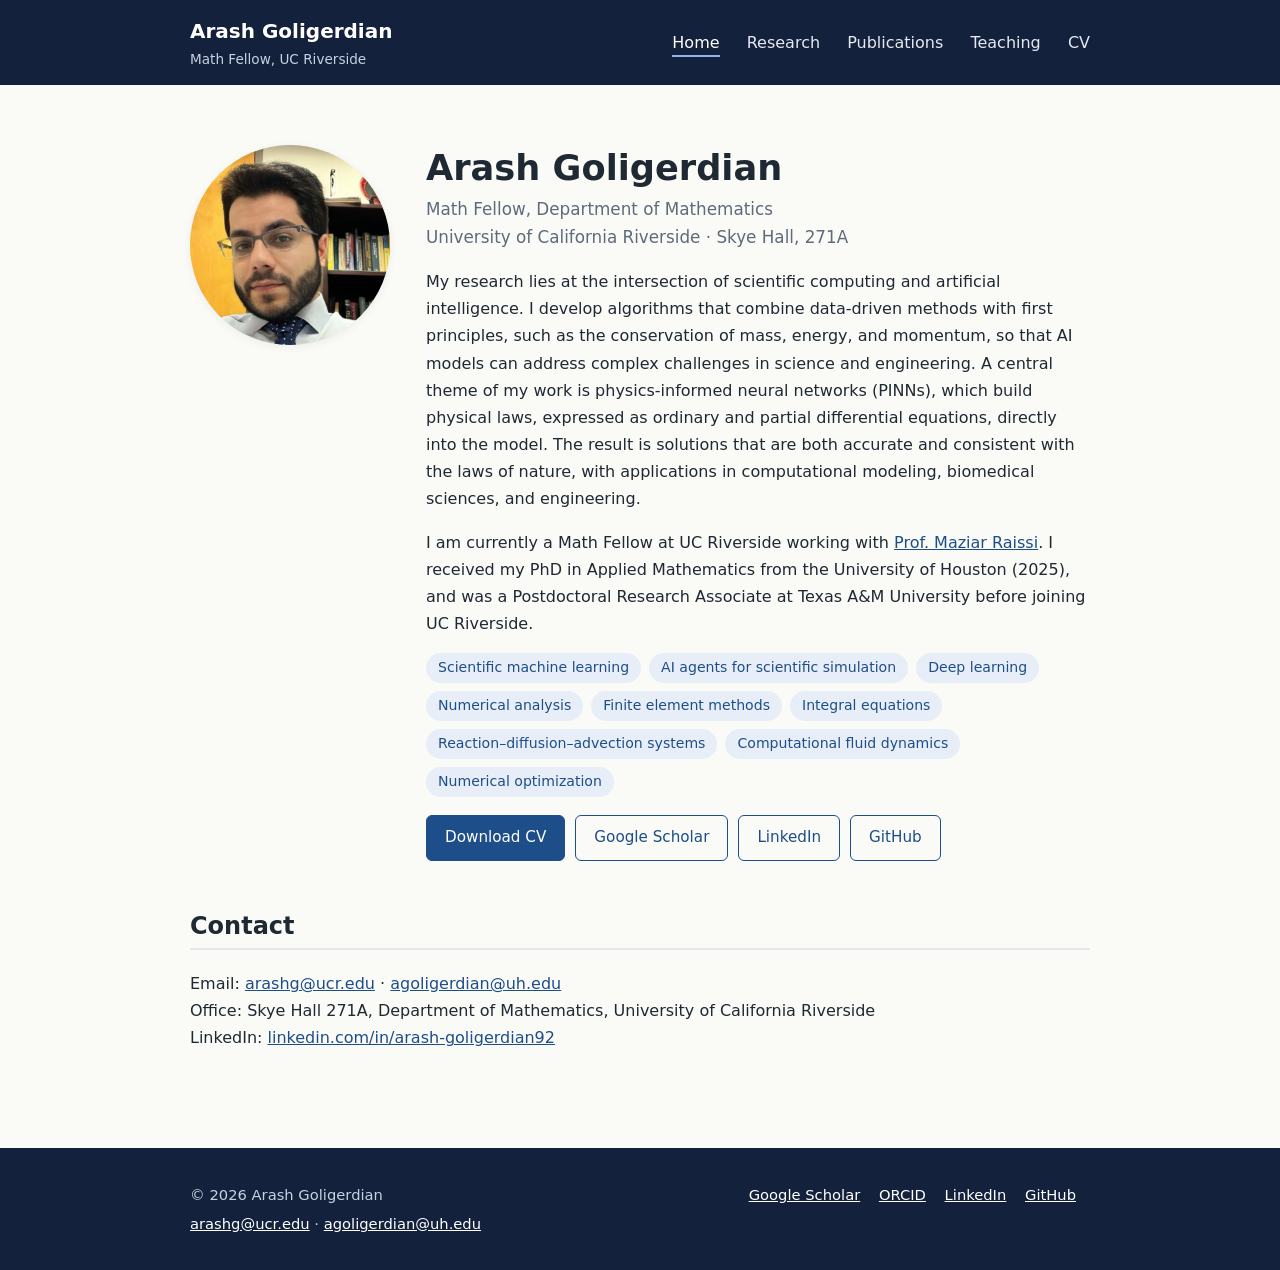
<file: index.html>
<!DOCTYPE html>
<html lang="en">
<head>
    <meta charset="UTF-8">
    <meta name="viewport" content="width=device-width, initial-scale=1.0">
    <meta name="description" content="Arash Goligerdian, Math Fellow at the University of California Riverside. Scientific machine learning, numerical analysis, and PDEs.">
    <meta name="google-site-verification" content="7xwDmobFSk5U7NCOb_uuTSpjdRtZ6t5axA5ZnXJawcI" />
    <title>Arash Goligerdian | Home</title>
    <link rel="stylesheet" href="style.css">
</head>

<body>
    <header class="site-header">
        <div class="container">
            <a class="brand" href="index.html">
                <span class="brand-name">Arash Goligerdian</span>
                <span class="brand-title">Math Fellow, UC Riverside</span>
            </a>
            <button class="nav-toggle" aria-label="Toggle navigation" aria-expanded="false">&#9776;</button>
            <nav class="site-nav">
                <a href="index.html" class="active">Home</a>
                <a href="research.html">Research</a>
                <a href="publications.html">Publications</a>
                <a href="teaching.html">Teaching</a>
                <a href="cv.html">CV</a>
            </nav>
        </div>
    </header>

    <main class="container">
        <section class="profile">
            <div class="avatar">
                <span>AG</span>
                <img src="assets/profile.jpg" alt="Photo of Arash Goligerdian" onerror="this.remove()">
            </div>

            <div>
                <h1>Arash Goligerdian</h1>
                <p class="role">
                    Math Fellow, Department of Mathematics<br>
                    University of California Riverside &middot; Skye Hall, 271A
                </p>

                <p>
                    My research lies at the intersection of scientific computing and artificial
                    intelligence. I develop algorithms that combine data-driven methods with first
                    principles, such as the conservation of mass, energy, and momentum, so that AI
                    models can address complex challenges in science and engineering. A central theme
                    of my work is physics-informed neural networks (PINNs), which build physical laws,
                    expressed as ordinary and partial differential equations, directly into the model.
                    The result is solutions that are both accurate and consistent with the laws of
                    nature, with applications in computational modeling, biomedical sciences, and
                    engineering.
                </p>

                <p>
                    I am currently a Math Fellow at UC Riverside working with
                    <a href="https://maziarraissi.github.io/" target="_blank" rel="noopener">Prof. Maziar Raissi</a>. I received my PhD in Applied Mathematics from the
                    University of Houston (2025), and was a Postdoctoral Research Associate at
                    Texas A&amp;M University before joining UC Riverside.
                </p>

                <ul class="tags">
                    <li>Scientific machine learning</li>
                    <li>AI agents for scientific simulation</li>
                    <li>Deep learning</li>
                    <li>Numerical analysis</li>
                    <li>Finite element methods</li>
                    <li>Integral equations</li>
                    <li>Reaction&ndash;diffusion&ndash;advection systems</li>
                    <li>Computational fluid dynamics</li>
                    <li>Numerical optimization</li>
                </ul>

                <div class="button-row">
                    <a class="button" href="assets/CV.pdf" download>Download CV</a>
                    <a class="button secondary" href="https://scholar.google.com/citations?user=TBSyoFEAAAAJ" target="_blank" rel="noopener">Google Scholar</a>
                    <a class="button secondary" href="https://linkedin.com/in/arash-goligerdian92" target="_blank" rel="noopener">LinkedIn</a>
                    <a class="button secondary" href="https://github.com/Arash9271" target="_blank" rel="noopener">GitHub</a>
                </div>
            </div>
        </section>

        <section>
            <h2 class="section-title">Contact</h2>
            <p>
                Email: <a href="mailto:arashg@ucr.edu">arashg@ucr.edu</a>
                &middot; <a href="mailto:agoligerdian@uh.edu">agoligerdian@uh.edu</a><br>
                Office: Skye Hall 271A, Department of Mathematics, University of California Riverside<br>
                LinkedIn: <a href="https://linkedin.com/in/arash-goligerdian92" target="_blank" rel="noopener">linkedin.com/in/arash-goligerdian92</a>
            </p>
        </section>
    </main>

    <footer class="site-footer">
        <div class="container">
            <div>
                <p>&copy; <span class="year">2026</span> Arash Goligerdian</p>
                <p>
                    <a href="mailto:arashg@ucr.edu">arashg@ucr.edu</a> &middot;
                    <a href="mailto:agoligerdian@uh.edu">agoligerdian@uh.edu</a>
                </p>
            </div>
            <p class="profile-links">
                <a href="https://scholar.google.com/citations?user=TBSyoFEAAAAJ" target="_blank" rel="noopener">Google Scholar</a>
                <a href="https://orcid.org/0000-0002-1804-3661" target="_blank" rel="noopener">ORCID</a>
                <a href="https://linkedin.com/in/arash-goligerdian92" target="_blank" rel="noopener">LinkedIn</a>
                <a href="https://github.com/Arash9271" target="_blank" rel="noopener">GitHub</a>
            </p>
        </div>
    </footer>

    <script src="script.js"></script>
</body>
</html>
</file>
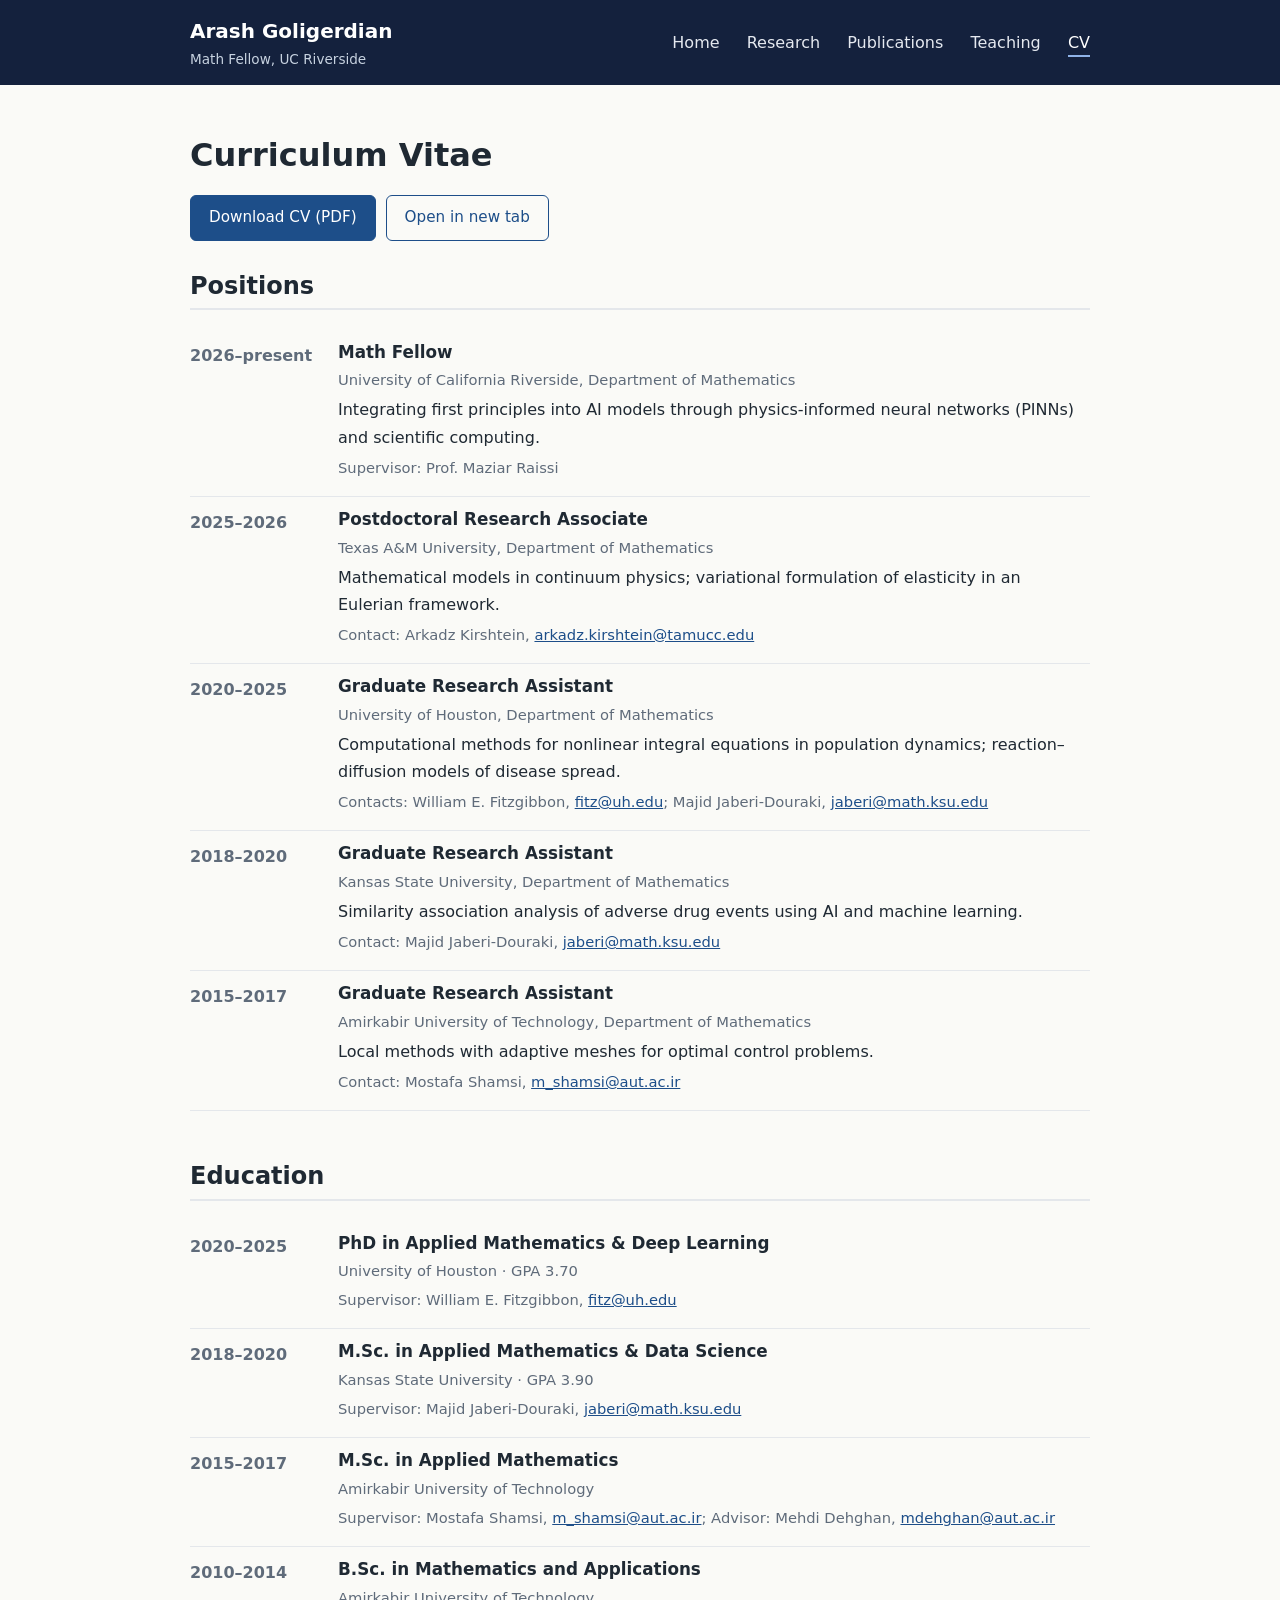
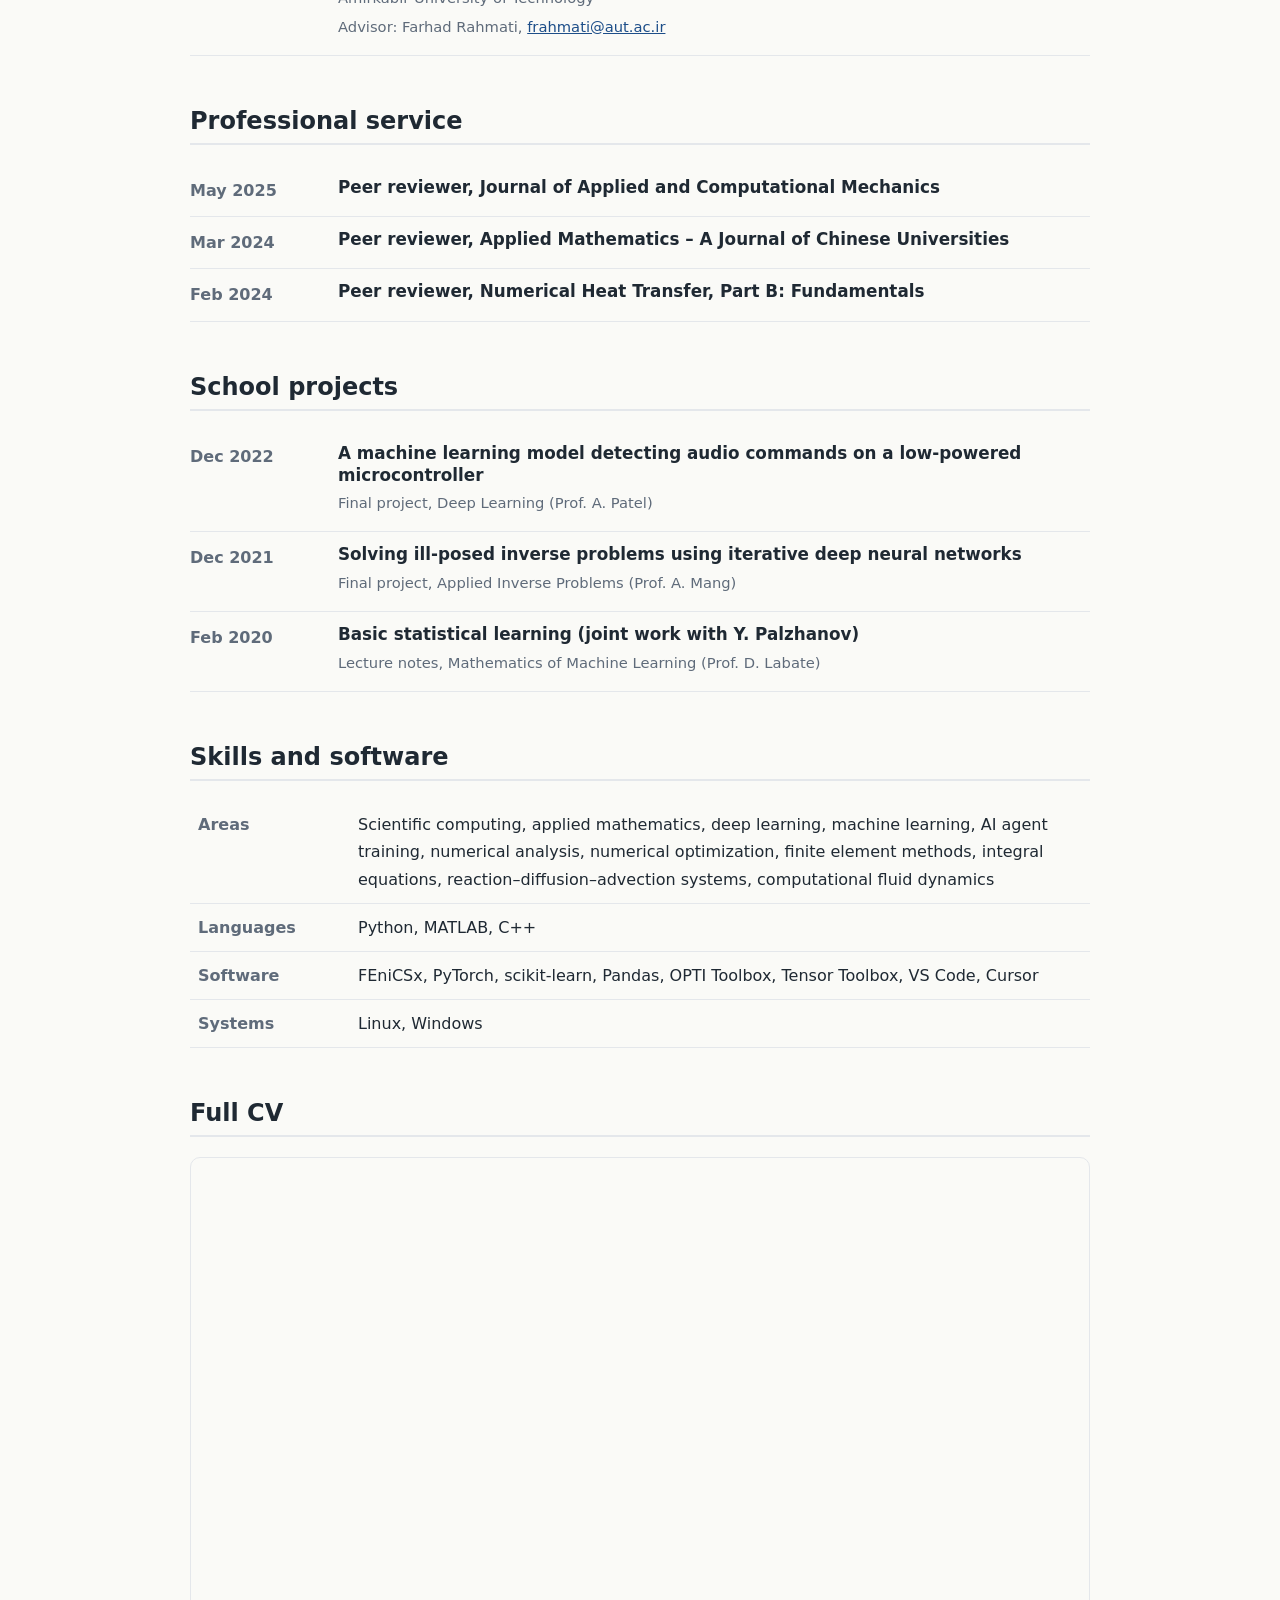
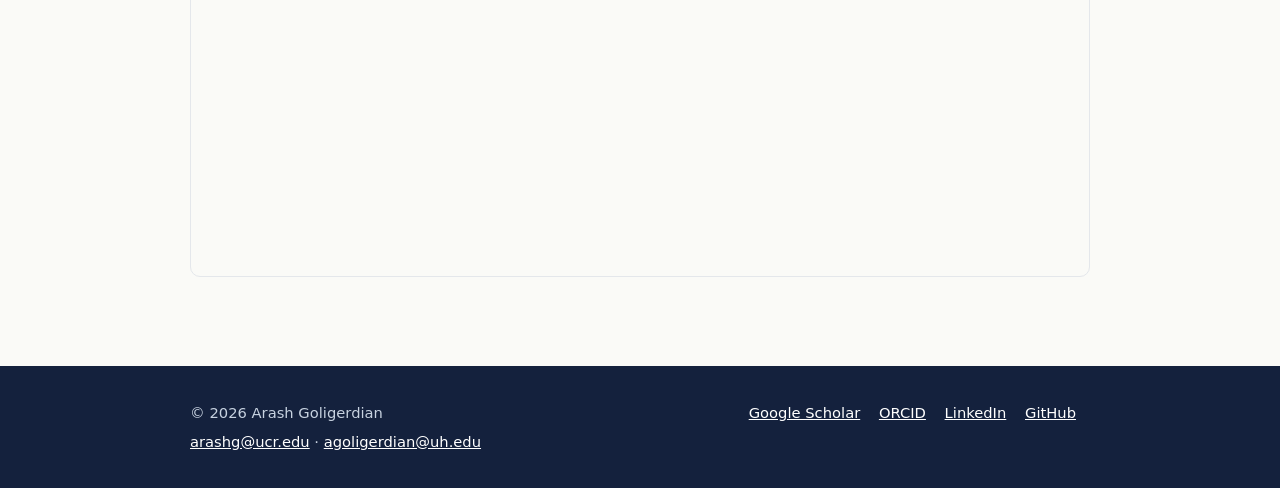
<file: cv.html>
<!DOCTYPE html>
<html lang="en">
<head>
    <meta charset="UTF-8">
    <meta name="viewport" content="width=device-width, initial-scale=1.0">
    <title>Arash Goligerdian | CV</title>
    <link rel="stylesheet" href="style.css">
</head>

<body>
    <header class="site-header">
        <div class="container">
            <a class="brand" href="index.html">
                <span class="brand-name">Arash Goligerdian</span>
                <span class="brand-title">Math Fellow, UC Riverside</span>
            </a>
            <button class="nav-toggle" aria-label="Toggle navigation" aria-expanded="false">&#9776;</button>
            <nav class="site-nav">
                <a href="index.html">Home</a>
                <a href="research.html">Research</a>
                <a href="publications.html">Publications</a>
                <a href="teaching.html">Teaching</a>
                <a href="cv.html" class="active">CV</a>
            </nav>
        </div>
    </header>

    <main class="container">
        <h1 class="page-title">Curriculum Vitae</h1>
        <div class="button-row">
            <a class="button" href="assets/CV.pdf" download>Download CV (PDF)</a>
            <a class="button secondary" href="assets/CV.pdf" target="_blank" rel="noopener">Open in new tab</a>
        </div>

        <section>
            <h2 class="section-title">Positions</h2>
            <ul class="timeline">
                <li>
                    <span class="when">2026&ndash;present</span>
                    <div>
                        <h3>Math Fellow</h3>
                        <p class="meta">University of California Riverside, Department of Mathematics</p>
                        <p>Integrating first principles into AI models through physics-informed neural networks (PINNs) and scientific computing.</p>
                        <p class="meta">Supervisor: Prof. Maziar Raissi</p>
                    </div>
                </li>
                <li>
                    <span class="when">2025&ndash;2026</span>
                    <div>
                        <h3>Postdoctoral Research Associate</h3>
                        <p class="meta">Texas A&amp;M University, Department of Mathematics</p>
                        <p>Mathematical models in continuum physics; variational formulation of elasticity in an Eulerian framework.</p>
                        <p class="meta">Contact: Arkadz Kirshtein, <a href="mailto:arkadz.kirshtein@tamucc.edu">arkadz.kirshtein@tamucc.edu</a></p>
                    </div>
                </li>
                <li>
                    <span class="when">2020&ndash;2025</span>
                    <div>
                        <h3>Graduate Research Assistant</h3>
                        <p class="meta">University of Houston, Department of Mathematics</p>
                        <p>Computational methods for nonlinear integral equations in population dynamics; reaction&ndash;diffusion models of disease spread.</p>
                        <p class="meta">
                            Contacts: William E. Fitzgibbon, <a href="mailto:fitz@uh.edu">fitz@uh.edu</a>;
                            Majid Jaberi-Douraki, <a href="mailto:jaberi@math.ksu.edu">jaberi@math.ksu.edu</a>
                        </p>
                    </div>
                </li>
                <li>
                    <span class="when">2018&ndash;2020</span>
                    <div>
                        <h3>Graduate Research Assistant</h3>
                        <p class="meta">Kansas State University, Department of Mathematics</p>
                        <p>Similarity association analysis of adverse drug events using AI and machine learning.</p>
                        <p class="meta">Contact: Majid Jaberi-Douraki, <a href="mailto:jaberi@math.ksu.edu">jaberi@math.ksu.edu</a></p>
                    </div>
                </li>
                <li>
                    <span class="when">2015&ndash;2017</span>
                    <div>
                        <h3>Graduate Research Assistant</h3>
                        <p class="meta">Amirkabir University of Technology, Department of Mathematics</p>
                        <p>Local methods with adaptive meshes for optimal control problems.</p>
                        <p class="meta">Contact: Mostafa Shamsi, <a href="mailto:m_shamsi@aut.ac.ir">m_shamsi@aut.ac.ir</a></p>
                    </div>
                </li>
            </ul>
        </section>

        <section>
            <h2 class="section-title">Education</h2>
            <ul class="timeline">
                <li>
                    <span class="when">2020&ndash;2025</span>
                    <div>
                        <h3>PhD in Applied Mathematics &amp; Deep Learning</h3>
                        <p class="meta">University of Houston &middot; GPA 3.70</p>
                        <p class="meta">Supervisor: William E. Fitzgibbon, <a href="mailto:fitz@uh.edu">fitz@uh.edu</a></p>
                    </div>
                </li>
                <li>
                    <span class="when">2018&ndash;2020</span>
                    <div>
                        <h3>M.Sc. in Applied Mathematics &amp; Data Science</h3>
                        <p class="meta">Kansas State University &middot; GPA 3.90</p>
                        <p class="meta">Supervisor: Majid Jaberi-Douraki, <a href="mailto:jaberi@math.ksu.edu">jaberi@math.ksu.edu</a></p>
                    </div>
                </li>
                <li>
                    <span class="when">2015&ndash;2017</span>
                    <div>
                        <h3>M.Sc. in Applied Mathematics</h3>
                        <p class="meta">Amirkabir University of Technology</p>
                        <p class="meta">
                            Supervisor: Mostafa Shamsi, <a href="mailto:m_shamsi@aut.ac.ir">m_shamsi@aut.ac.ir</a>;
                            Advisor: Mehdi Dehghan, <a href="mailto:mdehghan@aut.ac.ir">mdehghan@aut.ac.ir</a>
                        </p>
                    </div>
                </li>
                <li>
                    <span class="when">2010&ndash;2014</span>
                    <div>
                        <h3>B.Sc. in Mathematics and Applications</h3>
                        <p class="meta">Amirkabir University of Technology</p>
                        <p class="meta">Advisor: Farhad Rahmati, <a href="mailto:frahmati@aut.ac.ir">frahmati@aut.ac.ir</a></p>
                    </div>
                </li>
            </ul>
        </section>

        <section>
            <h2 class="section-title">Professional service</h2>
            <ul class="timeline">
                <li>
                    <span class="when">May 2025</span>
                    <div><h3>Peer reviewer, Journal of Applied and Computational Mechanics</h3></div>
                </li>
                <li>
                    <span class="when">Mar 2024</span>
                    <div><h3>Peer reviewer, Applied Mathematics &ndash; A Journal of Chinese Universities</h3></div>
                </li>
                <li>
                    <span class="when">Feb 2024</span>
                    <div><h3>Peer reviewer, Numerical Heat Transfer, Part B: Fundamentals</h3></div>
                </li>
            </ul>
        </section>

        <section>
            <h2 class="section-title">School projects</h2>
            <ul class="timeline">
                <li>
                    <span class="when">Dec 2022</span>
                    <div>
                        <h3>A machine learning model detecting audio commands on a low-powered microcontroller</h3>
                        <p class="meta">Final project, Deep Learning (Prof. A. Patel)</p>
                    </div>
                </li>
                <li>
                    <span class="when">Dec 2021</span>
                    <div>
                        <h3>Solving ill-posed inverse problems using iterative deep neural networks</h3>
                        <p class="meta">Final project, Applied Inverse Problems (Prof. A. Mang)</p>
                    </div>
                </li>
                <li>
                    <span class="when">Feb 2020</span>
                    <div>
                        <h3>Basic statistical learning (joint work with Y. Palzhanov)</h3>
                        <p class="meta">Lecture notes, Mathematics of Machine Learning (Prof. D. Labate)</p>
                    </div>
                </li>
            </ul>
        </section>

        <section>
            <h2 class="section-title">Skills and software</h2>
            <table class="skill-table">
                <tr>
                    <th>Areas</th>
                    <td>Scientific computing, applied mathematics, deep learning, machine learning, AI agent training,
                        numerical analysis, numerical optimization, finite element methods, integral equations,
                        reaction&ndash;diffusion&ndash;advection systems, computational fluid dynamics</td>
                </tr>
                <tr>
                    <th>Languages</th>
                    <td>Python, MATLAB, C++</td>
                </tr>
                <tr>
                    <th>Software</th>
                    <td>FEniCSx, PyTorch, scikit-learn, Pandas, OPTI Toolbox, Tensor Toolbox, VS Code, Cursor</td>
                </tr>
                <tr>
                    <th>Systems</th>
                    <td>Linux, Windows</td>
                </tr>
            </table>
        </section>

        <section>
            <h2 class="section-title">Full CV</h2>
            <iframe class="pdf-frame" src="assets/CV.pdf" title="CV of Arash Goligerdian"></iframe>
        </section>
    </main>

    <footer class="site-footer">
        <div class="container">
            <div>
                <p>&copy; <span class="year">2026</span> Arash Goligerdian</p>
                <p>
                    <a href="mailto:arashg@ucr.edu">arashg@ucr.edu</a> &middot;
                    <a href="mailto:agoligerdian@uh.edu">agoligerdian@uh.edu</a>
                </p>
            </div>
            <p class="profile-links">
                <a href="https://scholar.google.com/citations?user=TBSyoFEAAAAJ" target="_blank" rel="noopener">Google Scholar</a>
                <a href="https://orcid.org/0000-0002-1804-3661" target="_blank" rel="noopener">ORCID</a>
                <a href="https://linkedin.com/in/arash-goligerdian92" target="_blank" rel="noopener">LinkedIn</a>
                <a href="https://github.com/Arash9271" target="_blank" rel="noopener">GitHub</a>
            </p>
        </div>
    </footer>

    <script src="script.js"></script>
</body>
</html>
</file>
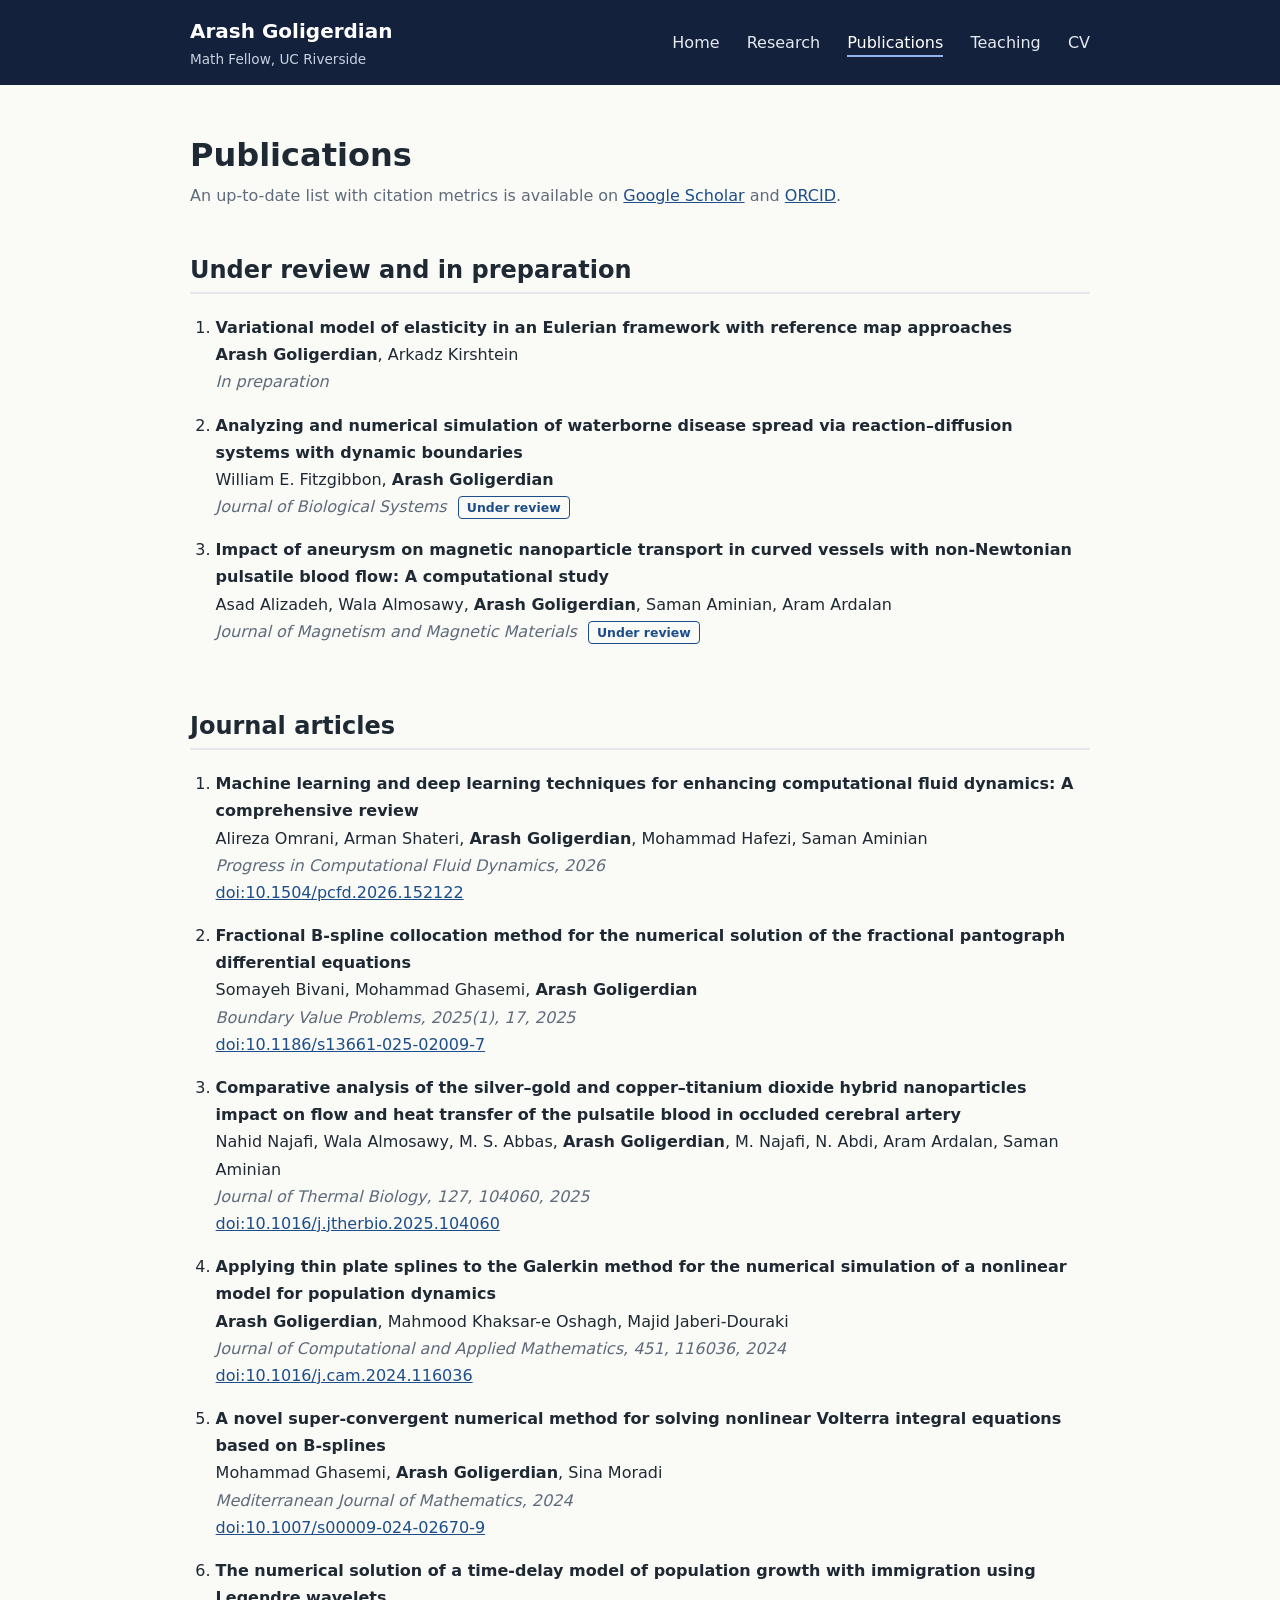
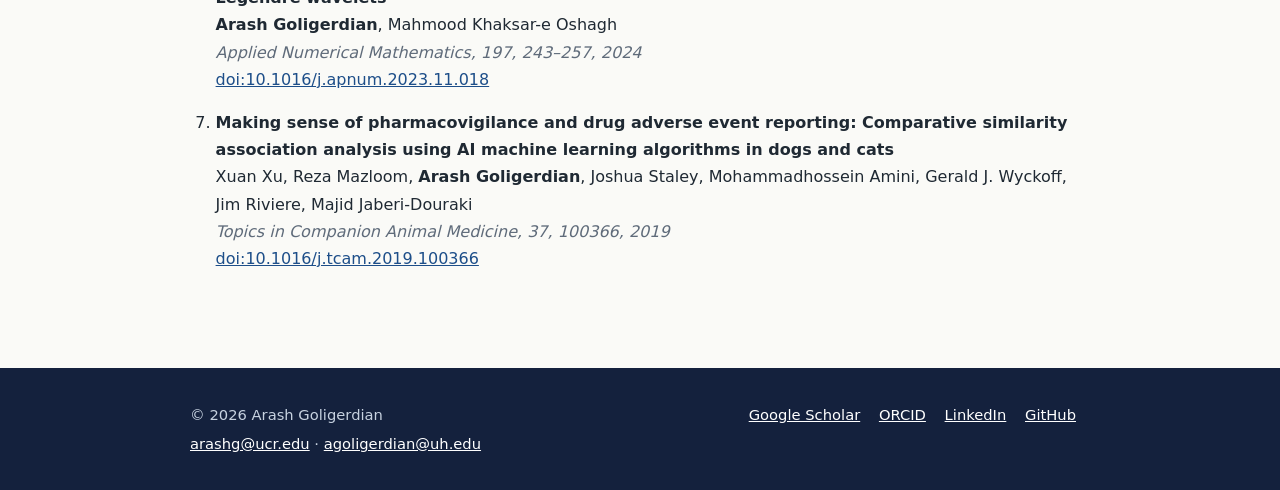
<file: publications.html>
<!DOCTYPE html>
<html lang="en">
<head>
    <meta charset="UTF-8">
    <meta name="viewport" content="width=device-width, initial-scale=1.0">
    <title>Arash Goligerdian | Publications</title>
    <link rel="stylesheet" href="style.css">
</head>

<body>
    <header class="site-header">
        <div class="container">
            <a class="brand" href="index.html">
                <span class="brand-name">Arash Goligerdian</span>
                <span class="brand-title">Math Fellow, UC Riverside</span>
            </a>
            <button class="nav-toggle" aria-label="Toggle navigation" aria-expanded="false">&#9776;</button>
            <nav class="site-nav">
                <a href="index.html">Home</a>
                <a href="research.html">Research</a>
                <a href="publications.html" class="active">Publications</a>
                <a href="teaching.html">Teaching</a>
                <a href="cv.html">CV</a>
            </nav>
        </div>
    </header>

    <main class="container">
        <h1 class="page-title">Publications</h1>
        <p class="page-intro">
            An up-to-date list with citation metrics is available on
            <a href="https://scholar.google.com/citations?user=TBSyoFEAAAAJ" target="_blank" rel="noopener">Google Scholar</a>
            and <a href="https://orcid.org/0000-0002-1804-3661" target="_blank" rel="noopener">ORCID</a>.
        </p>

        <section>
            <h2 class="section-title">Under review and in preparation</h2>
            <ol class="pub-list">
                <li>
                    <span class="pub-title">Variational model of elasticity in an Eulerian framework with reference map approaches</span>
                    <span class="pub-authors"><strong>Arash Goligerdian</strong>, Arkadz Kirshtein</span>
                    <span class="pub-venue">In preparation</span>
                </li>
                <li>
                    <span class="pub-title">Analyzing and numerical simulation of waterborne disease spread via reaction&ndash;diffusion systems with dynamic boundaries</span>
                    <span class="pub-authors">William E. Fitzgibbon, <strong>Arash Goligerdian</strong></span>
                    <span class="pub-venue">Journal of Biological Systems <span class="badge">Under review</span></span>
                </li>
                <li>
                    <span class="pub-title">Impact of aneurysm on magnetic nanoparticle transport in curved vessels with non-Newtonian pulsatile blood flow: A computational study</span>
                    <span class="pub-authors">Asad Alizadeh, Wala Almosawy, <strong>Arash Goligerdian</strong>, Saman Aminian, Aram Ardalan</span>
                    <span class="pub-venue">Journal of Magnetism and Magnetic Materials <span class="badge">Under review</span></span>
                </li>
            </ol>
        </section>

        <section>
            <h2 class="section-title">Journal articles</h2>
            <ol class="pub-list">
                <li>
                    <span class="pub-title">Machine learning and deep learning techniques for enhancing computational fluid dynamics: A comprehensive review</span>
                    <span class="pub-authors">Alireza Omrani, Arman Shateri, <strong>Arash Goligerdian</strong>, Mohammad Hafezi, Saman Aminian</span>
                    <span class="pub-venue">Progress in Computational Fluid Dynamics, 2026</span>
                    <a href="https://doi.org/10.1504/pcfd.2026.152122" target="_blank" rel="noopener">doi:10.1504/pcfd.2026.152122</a>
                </li>
                <li>
                    <span class="pub-title">Fractional B-spline collocation method for the numerical solution of the fractional pantograph differential equations</span>
                    <span class="pub-authors">Somayeh Bivani, Mohammad Ghasemi, <strong>Arash Goligerdian</strong></span>
                    <span class="pub-venue">Boundary Value Problems, 2025(1), 17, 2025</span>
                    <a href="https://doi.org/10.1186/s13661-025-02009-7" target="_blank" rel="noopener">doi:10.1186/s13661-025-02009-7</a>
                </li>
                <li>
                    <span class="pub-title">Comparative analysis of the silver&ndash;gold and copper&ndash;titanium dioxide hybrid nanoparticles impact on flow and heat transfer of the pulsatile blood in occluded cerebral artery</span>
                    <span class="pub-authors">Nahid Najafi, Wala Almosawy, M. S. Abbas, <strong>Arash Goligerdian</strong>, M. Najafi, N. Abdi, Aram Ardalan, Saman Aminian</span>
                    <span class="pub-venue">Journal of Thermal Biology, 127, 104060, 2025</span>
                    <a href="https://doi.org/10.1016/j.jtherbio.2025.104060" target="_blank" rel="noopener">doi:10.1016/j.jtherbio.2025.104060</a>
                </li>
                <li>
                    <span class="pub-title">Applying thin plate splines to the Galerkin method for the numerical simulation of a nonlinear model for population dynamics</span>
                    <span class="pub-authors"><strong>Arash Goligerdian</strong>, Mahmood Khaksar-e Oshagh, Majid Jaberi-Douraki</span>
                    <span class="pub-venue">Journal of Computational and Applied Mathematics, 451, 116036, 2024</span>
                    <a href="https://doi.org/10.1016/j.cam.2024.116036" target="_blank" rel="noopener">doi:10.1016/j.cam.2024.116036</a>
                </li>
                <li>
                    <span class="pub-title">A novel super-convergent numerical method for solving nonlinear Volterra integral equations based on B-splines</span>
                    <span class="pub-authors">Mohammad Ghasemi, <strong>Arash Goligerdian</strong>, Sina Moradi</span>
                    <span class="pub-venue">Mediterranean Journal of Mathematics, 2024</span>
                    <a href="https://doi.org/10.1007/s00009-024-02670-9" target="_blank" rel="noopener">doi:10.1007/s00009-024-02670-9</a>
                </li>
                <li>
                    <span class="pub-title">The numerical solution of a time-delay model of population growth with immigration using Legendre wavelets</span>
                    <span class="pub-authors"><strong>Arash Goligerdian</strong>, Mahmood Khaksar-e Oshagh</span>
                    <span class="pub-venue">Applied Numerical Mathematics, 197, 243&ndash;257, 2024</span>
                    <a href="https://doi.org/10.1016/j.apnum.2023.11.018" target="_blank" rel="noopener">doi:10.1016/j.apnum.2023.11.018</a>
                </li>
                <li>
                    <span class="pub-title">Making sense of pharmacovigilance and drug adverse event reporting: Comparative similarity association analysis using AI machine learning algorithms in dogs and cats</span>
                    <span class="pub-authors">Xuan Xu, Reza Mazloom, <strong>Arash Goligerdian</strong>, Joshua Staley, Mohammadhossein Amini, Gerald J. Wyckoff, Jim Riviere, Majid Jaberi-Douraki</span>
                    <span class="pub-venue">Topics in Companion Animal Medicine, 37, 100366, 2019</span>
                    <a href="https://doi.org/10.1016/j.tcam.2019.100366" target="_blank" rel="noopener">doi:10.1016/j.tcam.2019.100366</a>
                </li>
            </ol>
        </section>
    </main>

    <footer class="site-footer">
        <div class="container">
            <div>
                <p>&copy; <span class="year">2026</span> Arash Goligerdian</p>
                <p>
                    <a href="mailto:arashg@ucr.edu">arashg@ucr.edu</a> &middot;
                    <a href="mailto:agoligerdian@uh.edu">agoligerdian@uh.edu</a>
                </p>
            </div>
            <p class="profile-links">
                <a href="https://scholar.google.com/citations?user=TBSyoFEAAAAJ" target="_blank" rel="noopener">Google Scholar</a>
                <a href="https://orcid.org/0000-0002-1804-3661" target="_blank" rel="noopener">ORCID</a>
                <a href="https://linkedin.com/in/arash-goligerdian92" target="_blank" rel="noopener">LinkedIn</a>
                <a href="https://github.com/Arash9271" target="_blank" rel="noopener">GitHub</a>
            </p>
        </div>
    </footer>

    <script src="script.js"></script>
</body>
</html>
</file>
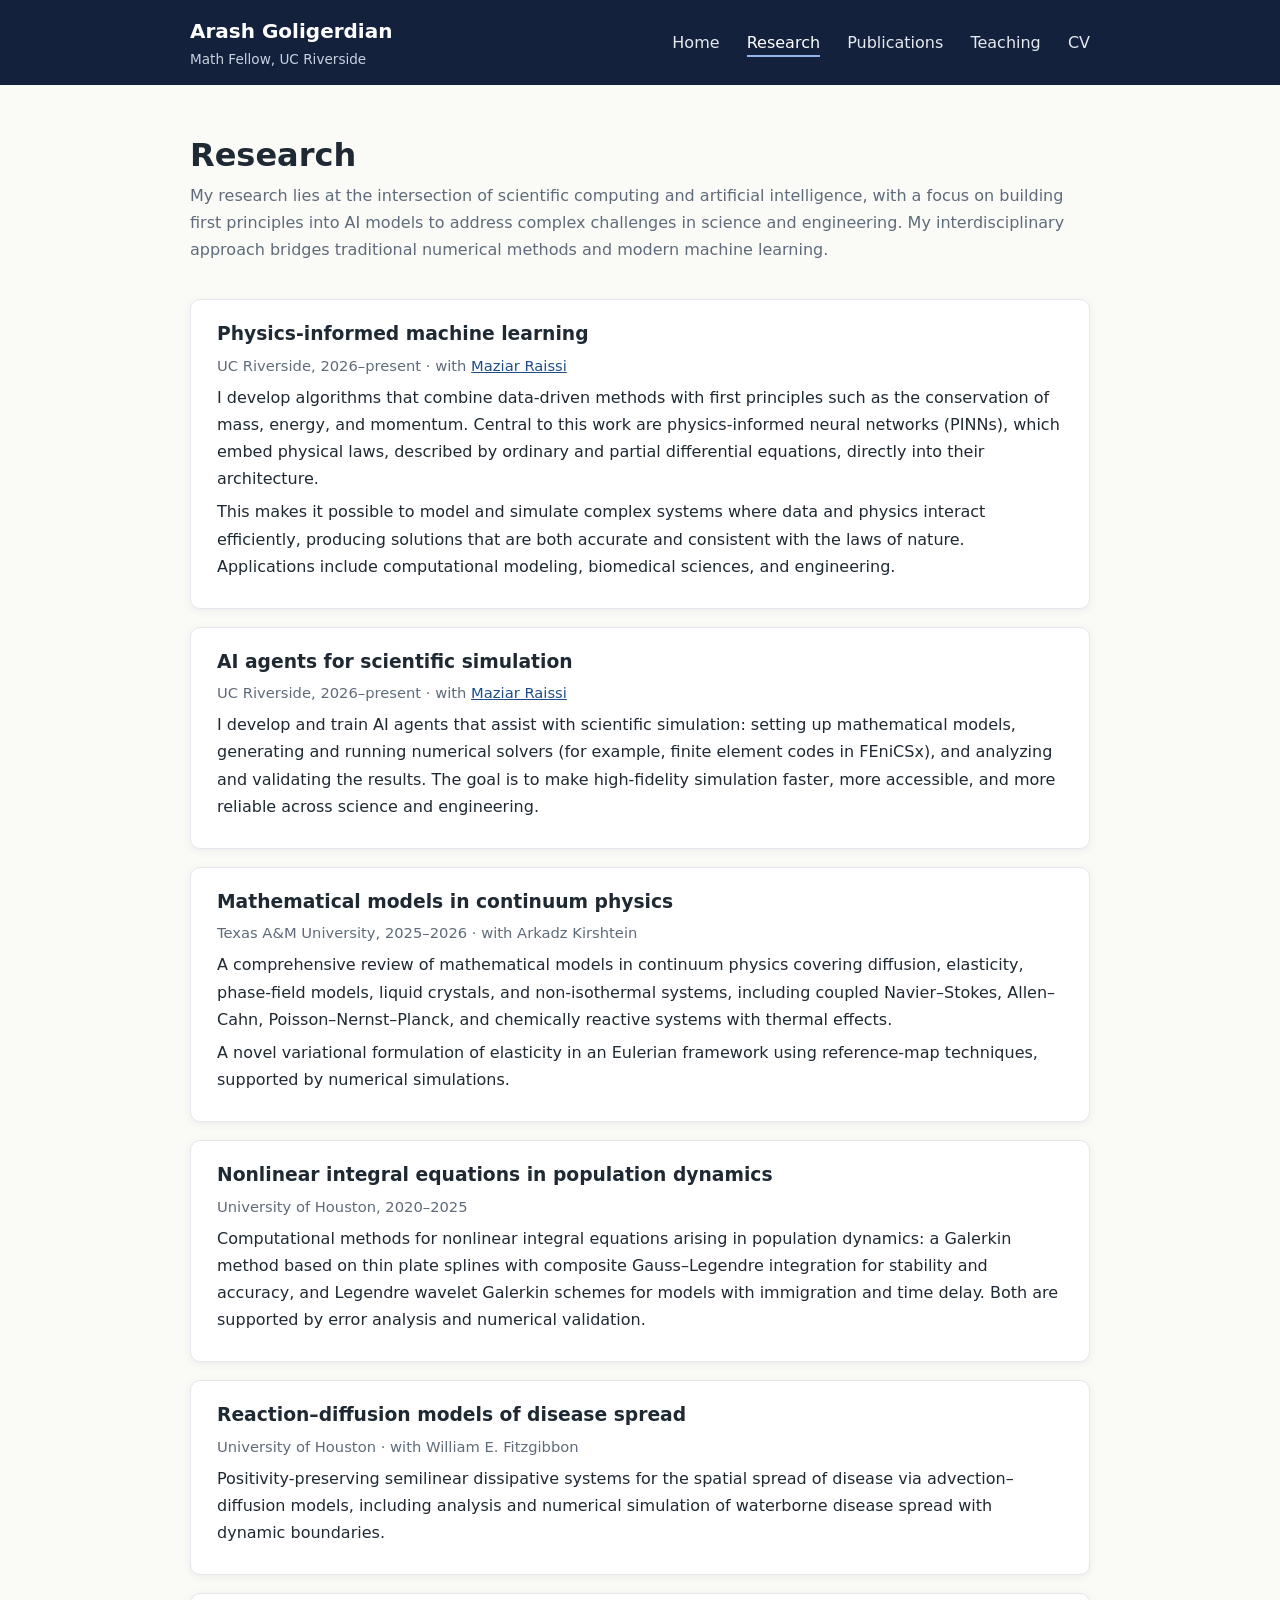
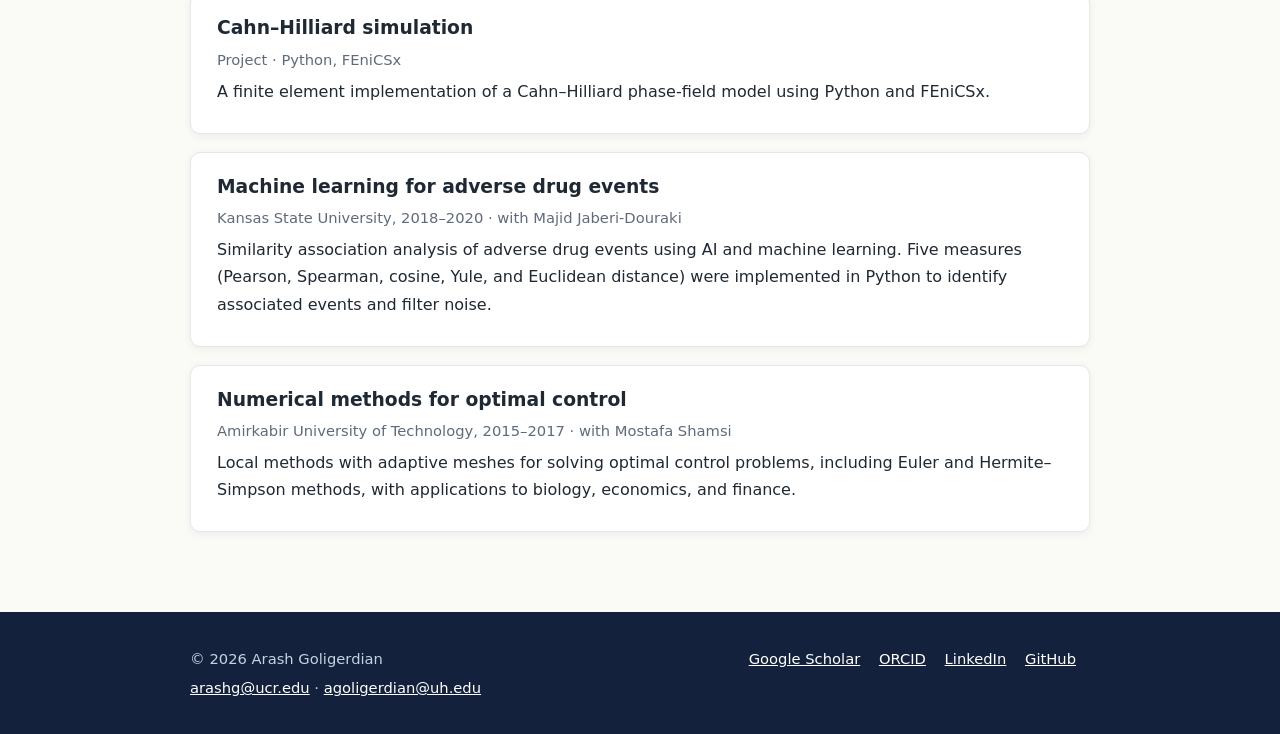
<file: research.html>
<!DOCTYPE html>
<html lang="en">
<head>
    <meta charset="UTF-8">
    <meta name="viewport" content="width=device-width, initial-scale=1.0">
    <title>Arash Goligerdian | Research</title>
    <link rel="stylesheet" href="style.css">
</head>

<body>
    <header class="site-header">
        <div class="container">
            <a class="brand" href="index.html">
                <span class="brand-name">Arash Goligerdian</span>
                <span class="brand-title">Math Fellow, UC Riverside</span>
            </a>
            <button class="nav-toggle" aria-label="Toggle navigation" aria-expanded="false">&#9776;</button>
            <nav class="site-nav">
                <a href="index.html">Home</a>
                <a href="research.html" class="active">Research</a>
                <a href="publications.html">Publications</a>
                <a href="teaching.html">Teaching</a>
                <a href="cv.html">CV</a>
            </nav>
        </div>
    </header>

    <main class="container">
        <h1 class="page-title">Research</h1>
        <p class="page-intro">
            My research lies at the intersection of scientific computing and artificial intelligence,
            with a focus on building first principles into AI models to address complex challenges
            in science and engineering. My interdisciplinary approach bridges traditional numerical
            methods and modern machine learning.
        </p>

        <section class="cards">
            <article class="card">
                <h3>Physics-informed machine learning</h3>
                <p class="meta">UC Riverside, 2026&ndash;present &middot; with <a href="https://maziarraissi.github.io/" target="_blank" rel="noopener">Maziar Raissi</a></p>
                <p>
                    I develop algorithms that combine data-driven methods with first principles such
                    as the conservation of mass, energy, and momentum. Central to this work are
                    physics-informed neural networks (PINNs), which embed physical laws, described by
                    ordinary and partial differential equations, directly into their architecture.
                </p>
                <p>
                    This makes it possible to model and simulate complex systems where data and
                    physics interact efficiently, producing solutions that are both accurate and
                    consistent with the laws of nature. Applications include computational
                    modeling, biomedical sciences, and engineering.
                </p>
            </article>

            <article class="card">
                <h3>AI agents for scientific simulation</h3>
                <p class="meta">UC Riverside, 2026&ndash;present &middot; with <a href="https://maziarraissi.github.io/" target="_blank" rel="noopener">Maziar Raissi</a></p>
                <p>
                    I develop and train AI agents that assist with scientific simulation: setting up
                    mathematical models, generating and running numerical solvers (for example,
                    finite element codes in FEniCSx), and analyzing and validating the results.
                    The goal is to make high-fidelity simulation faster, more accessible, and more
                    reliable across science and engineering.
                </p>
            </article>

            <article class="card">
                <h3>Mathematical models in continuum physics</h3>
                <p class="meta">Texas A&amp;M University, 2025&ndash;2026 &middot; with Arkadz Kirshtein</p>
                <p>
                    A comprehensive review of mathematical models in continuum physics covering
                    diffusion, elasticity, phase-field models, liquid crystals, and non-isothermal
                    systems, including coupled Navier&ndash;Stokes, Allen&ndash;Cahn,
                    Poisson&ndash;Nernst&ndash;Planck, and chemically reactive systems with thermal effects.
                </p>
                <p>
                    A novel variational formulation of elasticity in an Eulerian framework using
                    reference-map techniques, supported by numerical simulations.
                </p>
            </article>

            <article class="card">
                <h3>Nonlinear integral equations in population dynamics</h3>
                <p class="meta">University of Houston, 2020&ndash;2025</p>
                <p>
                    Computational methods for nonlinear integral equations arising in population
                    dynamics: a Galerkin method based on thin plate splines with composite
                    Gauss&ndash;Legendre integration for stability and accuracy, and Legendre wavelet
                    Galerkin schemes for models with immigration and time delay. Both are supported
                    by error analysis and numerical validation.
                </p>
            </article>

            <article class="card">
                <h3>Reaction&ndash;diffusion models of disease spread</h3>
                <p class="meta">University of Houston &middot; with William E. Fitzgibbon</p>
                <p>
                    Positivity-preserving semilinear dissipative systems for the spatial spread of
                    disease via advection&ndash;diffusion models, including analysis and numerical
                    simulation of waterborne disease spread with dynamic boundaries.
                </p>
            </article>

            <article class="card">
                <h3>Cahn&ndash;Hilliard simulation</h3>
                <p class="meta">Project &middot; Python, FEniCSx</p>
                <p>
                    A finite element implementation of a Cahn&ndash;Hilliard phase-field model
                    using Python and FEniCSx.
                </p>
            </article>

            <article class="card">
                <h3>Machine learning for adverse drug events</h3>
                <p class="meta">Kansas State University, 2018&ndash;2020 &middot; with Majid Jaberi-Douraki</p>
                <p>
                    Similarity association analysis of adverse drug events using AI and machine
                    learning. Five measures (Pearson, Spearman, cosine, Yule, and Euclidean distance)
                    were implemented in Python to identify associated events and filter noise.
                </p>
            </article>

            <article class="card">
                <h3>Numerical methods for optimal control</h3>
                <p class="meta">Amirkabir University of Technology, 2015&ndash;2017 &middot; with Mostafa Shamsi</p>
                <p>
                    Local methods with adaptive meshes for solving optimal control problems,
                    including Euler and Hermite&ndash;Simpson methods, with applications to biology,
                    economics, and finance.
                </p>
            </article>
        </section>
    </main>

    <footer class="site-footer">
        <div class="container">
            <div>
                <p>&copy; <span class="year">2026</span> Arash Goligerdian</p>
                <p>
                    <a href="mailto:arashg@ucr.edu">arashg@ucr.edu</a> &middot;
                    <a href="mailto:agoligerdian@uh.edu">agoligerdian@uh.edu</a>
                </p>
            </div>
            <p class="profile-links">
                <a href="https://scholar.google.com/citations?user=TBSyoFEAAAAJ" target="_blank" rel="noopener">Google Scholar</a>
                <a href="https://orcid.org/0000-0002-1804-3661" target="_blank" rel="noopener">ORCID</a>
                <a href="https://linkedin.com/in/arash-goligerdian92" target="_blank" rel="noopener">LinkedIn</a>
                <a href="https://github.com/Arash9271" target="_blank" rel="noopener">GitHub</a>
            </p>
        </div>
    </footer>

    <script src="script.js"></script>
</body>
</html>
</file>
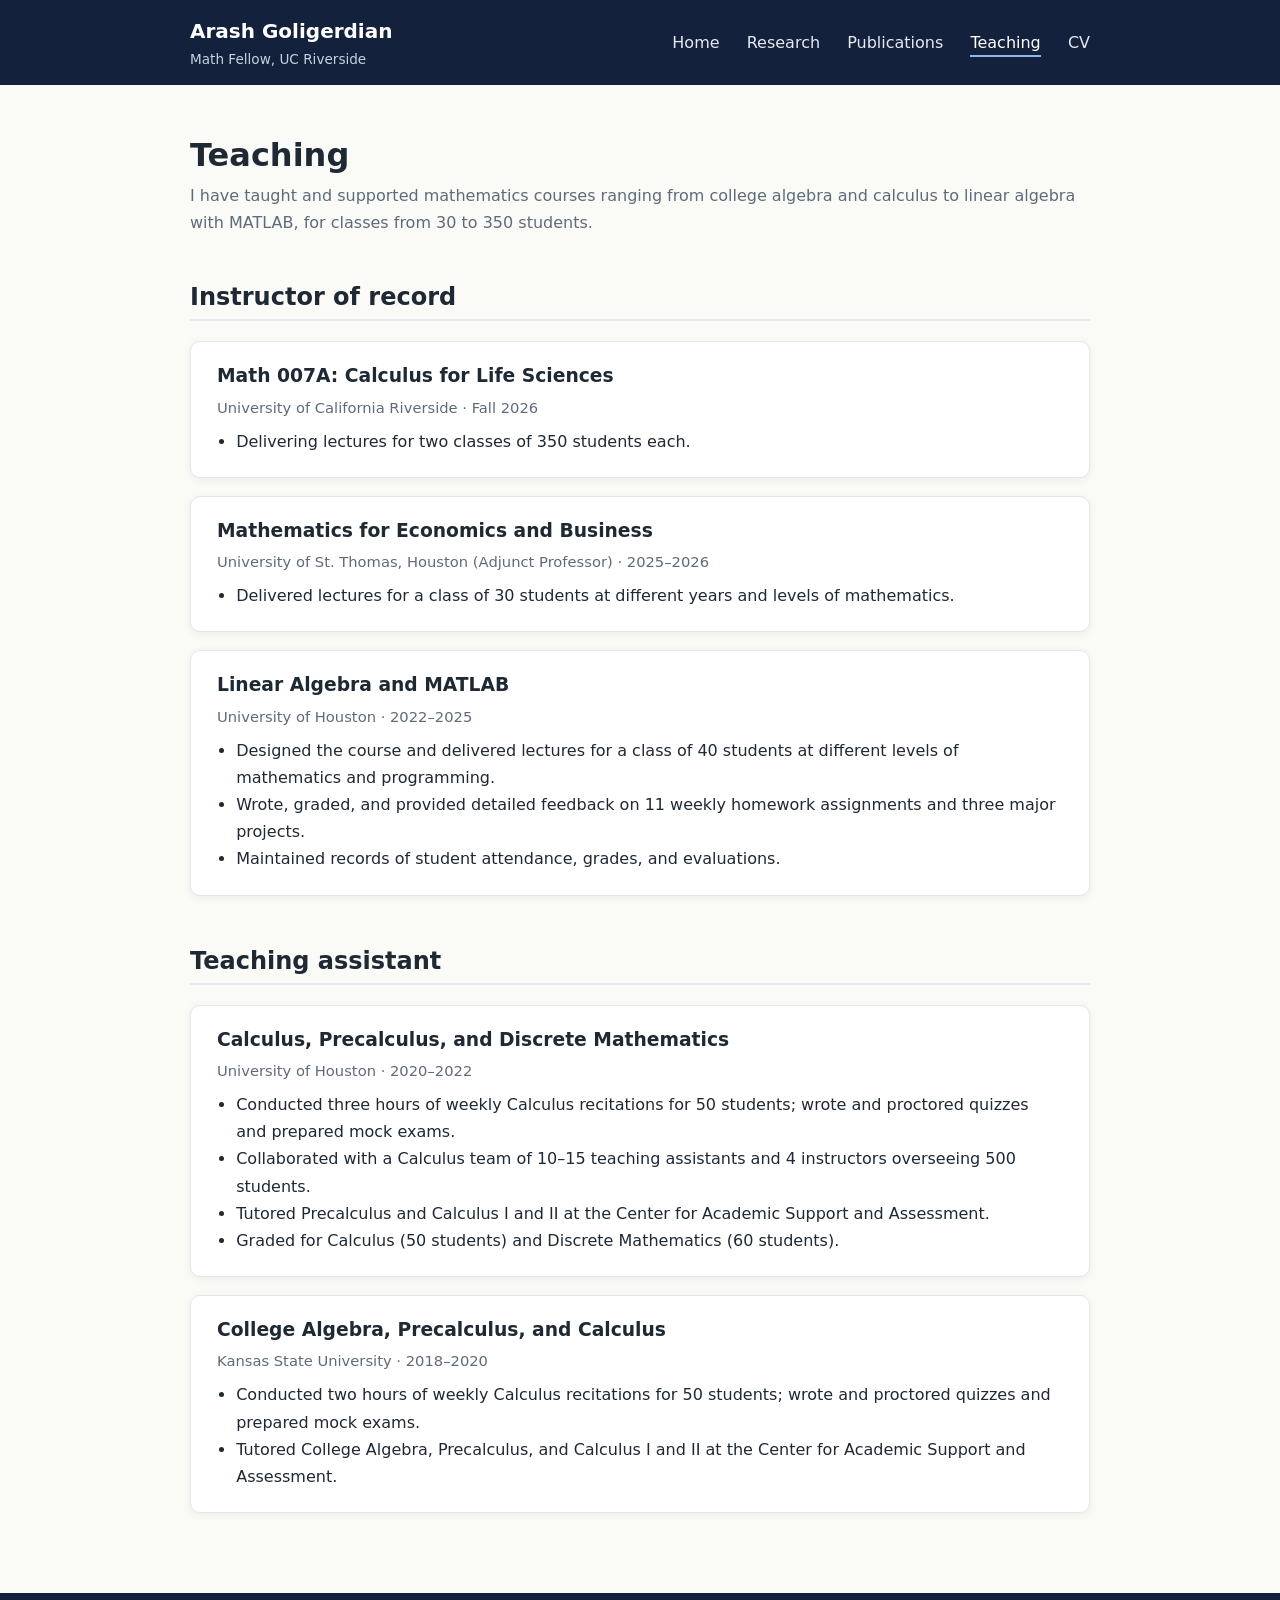
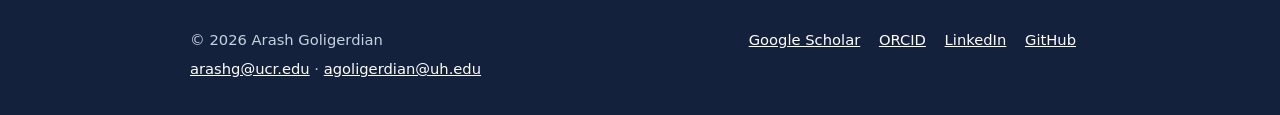
<file: teaching.html>
<!DOCTYPE html>
<html lang="en">
<head>
    <meta charset="UTF-8">
    <meta name="viewport" content="width=device-width, initial-scale=1.0">
    <title>Arash Goligerdian | Teaching</title>
    <link rel="stylesheet" href="style.css">
</head>

<body>
    <header class="site-header">
        <div class="container">
            <a class="brand" href="index.html">
                <span class="brand-name">Arash Goligerdian</span>
                <span class="brand-title">Math Fellow, UC Riverside</span>
            </a>
            <button class="nav-toggle" aria-label="Toggle navigation" aria-expanded="false">&#9776;</button>
            <nav class="site-nav">
                <a href="index.html">Home</a>
                <a href="research.html">Research</a>
                <a href="publications.html">Publications</a>
                <a href="teaching.html" class="active">Teaching</a>
                <a href="cv.html">CV</a>
            </nav>
        </div>
    </header>

    <main class="container">
        <h1 class="page-title">Teaching</h1>
        <p class="page-intro">
            I have taught and supported mathematics courses ranging from college algebra and
            calculus to linear algebra with MATLAB, for classes from 30 to 350 students.
        </p>

        <section>
            <h2 class="section-title">Instructor of record</h2>
            <div class="cards">
                <article class="card course">
                    <h3>Math 007A: Calculus for Life Sciences</h3>
                    <p class="meta">University of California Riverside &middot; Fall 2026</p>
                    <ul>
                        <li>Delivering lectures for two classes of 350 students each.</li>
                    </ul>
                </article>

                <article class="card course">
                    <h3>Mathematics for Economics and Business</h3>
                    <p class="meta">University of St. Thomas, Houston (Adjunct Professor) &middot; 2025&ndash;2026</p>
                    <ul>
                        <li>Delivered lectures for a class of 30 students at different years and levels of mathematics.</li>
                    </ul>
                </article>

                <article class="card course">
                    <h3>Linear Algebra and MATLAB</h3>
                    <p class="meta">University of Houston &middot; 2022&ndash;2025</p>
                    <ul>
                        <li>Designed the course and delivered lectures for a class of 40 students at different levels of mathematics and programming.</li>
                        <li>Wrote, graded, and provided detailed feedback on 11 weekly homework assignments and three major projects.</li>
                        <li>Maintained records of student attendance, grades, and evaluations.</li>
                    </ul>
                </article>
            </div>
        </section>

        <section>
            <h2 class="section-title">Teaching assistant</h2>
            <div class="cards">
                <article class="card course">
                    <h3>Calculus, Precalculus, and Discrete Mathematics</h3>
                    <p class="meta">University of Houston &middot; 2020&ndash;2022</p>
                    <ul>
                        <li>Conducted three hours of weekly Calculus recitations for 50 students; wrote and proctored quizzes and prepared mock exams.</li>
                        <li>Collaborated with a Calculus team of 10&ndash;15 teaching assistants and 4 instructors overseeing 500 students.</li>
                        <li>Tutored Precalculus and Calculus I and II at the Center for Academic Support and Assessment.</li>
                        <li>Graded for Calculus (50 students) and Discrete Mathematics (60 students).</li>
                    </ul>
                </article>

                <article class="card course">
                    <h3>College Algebra, Precalculus, and Calculus</h3>
                    <p class="meta">Kansas State University &middot; 2018&ndash;2020</p>
                    <ul>
                        <li>Conducted two hours of weekly Calculus recitations for 50 students; wrote and proctored quizzes and prepared mock exams.</li>
                        <li>Tutored College Algebra, Precalculus, and Calculus I and II at the Center for Academic Support and Assessment.</li>
                    </ul>
                </article>
            </div>
        </section>
    </main>

    <footer class="site-footer">
        <div class="container">
            <div>
                <p>&copy; <span class="year">2026</span> Arash Goligerdian</p>
                <p>
                    <a href="mailto:arashg@ucr.edu">arashg@ucr.edu</a> &middot;
                    <a href="mailto:agoligerdian@uh.edu">agoligerdian@uh.edu</a>
                </p>
            </div>
            <p class="profile-links">
                <a href="https://scholar.google.com/citations?user=TBSyoFEAAAAJ" target="_blank" rel="noopener">Google Scholar</a>
                <a href="https://orcid.org/0000-0002-1804-3661" target="_blank" rel="noopener">ORCID</a>
                <a href="https://linkedin.com/in/arash-goligerdian92" target="_blank" rel="noopener">LinkedIn</a>
                <a href="https://github.com/Arash9271" target="_blank" rel="noopener">GitHub</a>
            </p>
        </div>
    </footer>

    <script src="script.js"></script>
</body>
</html>
</file>
<file: style.css>
:root {
    --bg: #fafaf7;
    --surface: #ffffff;
    --text: #1f2933;
    --muted: #5f6b7a;
    --border: #e4e7eb;
    --accent: #1d4e89;
    --accent-soft: #e8eef7;
    --header-bg: #14213d;
    --radius: 10px;
    --shadow: 0 2px 10px rgb(0 0 0 / 6%);
}

* {
    box-sizing: border-box;
}

html {
    scroll-behavior: smooth;
}

body {
    margin: 0;
    font-family: system-ui, -apple-system, "Segoe UI", Roboto, "Helvetica Neue", Arial, sans-serif;
    line-height: 1.7;
    color: var(--text);
    background-color: var(--bg);
}

a {
    color: var(--accent);
}

a:hover {
    text-decoration-thickness: 2px;
}

h1, h2, h3 {
    line-height: 1.3;
}

.container {
    width: min(900px, 90%);
    margin: 0 auto;
}

/* Header */

.site-header {
    position: sticky;
    top: 0;
    z-index: 10;
    color: white;
    background-color: var(--header-bg);
}

.site-header .container {
    display: flex;
    align-items: center;
    justify-content: space-between;
    padding: 14px 0;
}

.brand {
    color: white;
    text-decoration: none;
}

.brand-name {
    display: block;
    font-size: 1.25rem;
    font-weight: 700;
}

.brand-title {
    display: block;
    font-size: 0.85rem;
    color: #c7d2e0;
}

.site-nav a {
    margin-left: 22px;
    color: #e5e9f0;
    text-decoration: none;
    padding-bottom: 3px;
    border-bottom: 2px solid transparent;
}

.site-nav a:hover,
.site-nav a.active {
    color: white;
    border-bottom-color: #8fb3e8;
}

.nav-toggle {
    display: none;
    padding: 6px 10px;
    font-size: 1.4rem;
    line-height: 1;
    color: white;
    cursor: pointer;
    background: none;
    border: 1px solid rgb(255 255 255 / 35%);
    border-radius: 6px;
}

/* Layout */

main {
    padding: 40px 0 60px;
}

section {
    padding: 20px 0;
}

.page-title {
    margin: 10px 0 5px;
    font-size: 2rem;
}

.page-intro {
    margin-top: 0;
    color: var(--muted);
}

h2.section-title {
    padding-bottom: 6px;
    margin-top: 10px;
    border-bottom: 2px solid var(--border);
}

/* Home */

.profile {
    display: grid;
    grid-template-columns: 200px 1fr;
    gap: 36px;
    align-items: start;
}

.avatar {
    position: relative;
    display: flex;
    align-items: center;
    justify-content: center;
    width: 200px;
    height: 200px;
    overflow: hidden;
    font-size: 3.5rem;
    font-weight: 700;
    color: var(--accent);
    border-radius: 50%;
    background-color: var(--accent-soft);
    box-shadow: var(--shadow);
}

.avatar img {
    position: absolute;
    inset: 0;
    width: 100%;
    height: 100%;
    object-fit: cover;
}

.profile h1 {
    margin: 0;
    font-size: 2.2rem;
}

.profile .role {
    margin: 4px 0 14px;
    font-size: 1.05rem;
    color: var(--muted);
}

.tags {
    display: flex;
    flex-wrap: wrap;
    gap: 8px;
    padding: 0;
    list-style: none;
}

.tags li {
    padding: 3px 12px;
    font-size: 0.88rem;
    color: var(--accent);
    border-radius: 999px;
    background-color: var(--accent-soft);
}

.button-row {
    display: flex;
    flex-wrap: wrap;
    gap: 10px;
    margin-top: 18px;
}

.button {
    display: inline-block;
    padding: 9px 18px;
    font-size: 0.95rem;
    color: white;
    text-decoration: none;
    border: 1px solid var(--accent);
    border-radius: 6px;
    background-color: var(--accent);
}

.button.secondary {
    color: var(--accent);
    background-color: transparent;
}

.button:hover {
    opacity: 0.88;
}

/* Cards */

.cards {
    display: grid;
    gap: 18px;
}

.card {
    padding: 22px 26px;
    border: 1px solid var(--border);
    border-radius: var(--radius);
    background-color: var(--surface);
    box-shadow: var(--shadow);
}

.card h3 {
    margin: 0 0 6px;
}

.card p {
    margin: 6px 0;
}

.meta {
    font-size: 0.92rem;
    color: var(--muted);
}

/* Publications */

.pub-list {
    padding-left: 1.6em;
}

.pub-list li {
    margin-bottom: 16px;
}

.pub-title {
    font-weight: 600;
}

.pub-authors,
.pub-venue {
    display: block;
}

.pub-venue {
    font-style: italic;
    color: var(--muted);
}

.badge {
    display: inline-block;
    padding: 0 8px;
    margin-left: 6px;
    font-size: 0.78rem;
    font-style: normal;
    font-weight: 600;
    color: var(--accent);
    border: 1px solid var(--accent);
    border-radius: 4px;
}

/* Teaching */

.course h3 {
    margin-bottom: 2px;
}

.course ul {
    padding-left: 1.2em;
    margin: 8px 0 0;
}

/* Timeline (CV) */

.timeline {
    padding: 0;
    margin: 0;
    list-style: none;
}

.timeline > li {
    position: relative;
    display: grid;
    grid-template-columns: 130px 1fr;
    gap: 18px;
    padding: 12px 0;
    border-bottom: 1px solid var(--border);
}

.timeline .when {
    font-weight: 600;
    color: var(--muted);
}

.timeline h3 {
    margin: 0;
    font-size: 1.05rem;
}

.timeline p {
    margin: 4px 0;
}

.pdf-frame {
    width: 100%;
    height: 80vh;
    border: 1px solid var(--border);
    border-radius: var(--radius);
}

.skill-table {
    width: 100%;
    border-collapse: collapse;
}

.skill-table th,
.skill-table td {
    padding: 10px 8px;
    text-align: left;
    vertical-align: top;
    border-bottom: 1px solid var(--border);
}

.skill-table th {
    width: 160px;
    color: var(--muted);
}

/* Footer */

.site-footer {
    padding: 30px 0;
    font-size: 0.92rem;
    color: #c7d2e0;
    background-color: var(--header-bg);
}

.site-footer .container {
    display: flex;
    flex-wrap: wrap;
    gap: 20px;
    justify-content: space-between;
}

.site-footer a {
    color: white;
}

.site-footer p {
    margin: 4px 0;
}

.profile-links a {
    margin-right: 14px;
}

/* Responsive */

@media (max-width: 720px) {
    .nav-toggle {
        display: block;
    }

    .site-header .container {
        flex-wrap: wrap;
    }

    .site-nav {
        display: none;
        flex-direction: column;
        width: 100%;
        padding-top: 10px;
    }

    .site-nav.open {
        display: flex;
    }

    .site-nav a {
        padding: 8px 0;
        margin: 0;
        border-bottom: 1px solid rgb(255 255 255 / 10%);
    }

    .profile {
        grid-template-columns: 1fr;
        justify-items: center;
        text-align: center;
    }

    .profile .tags,
    .profile .button-row {
        justify-content: center;
    }

    .avatar {
        width: 160px;
        height: 160px;
    }

    .timeline > li {
        grid-template-columns: 1fr;
        gap: 2px;
    }

    .skill-table th {
        width: 110px;
    }
}
</file>
